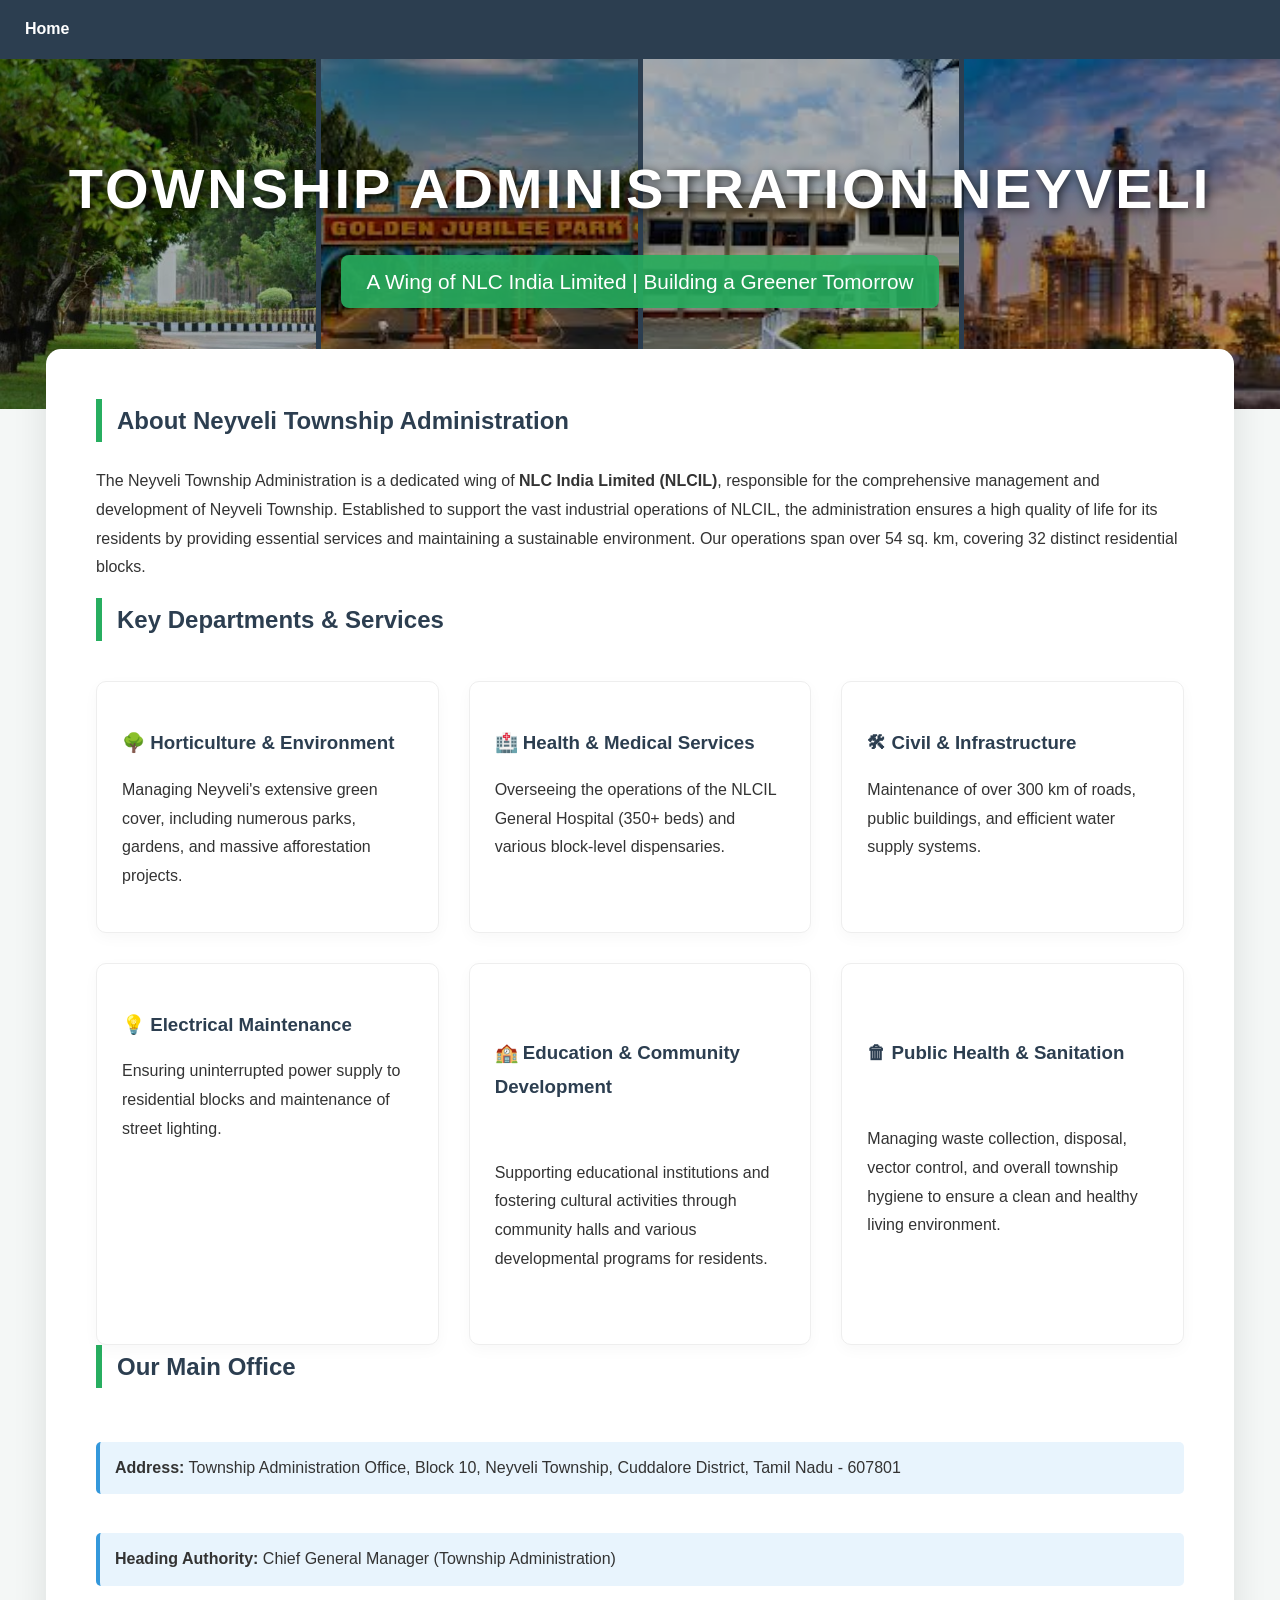
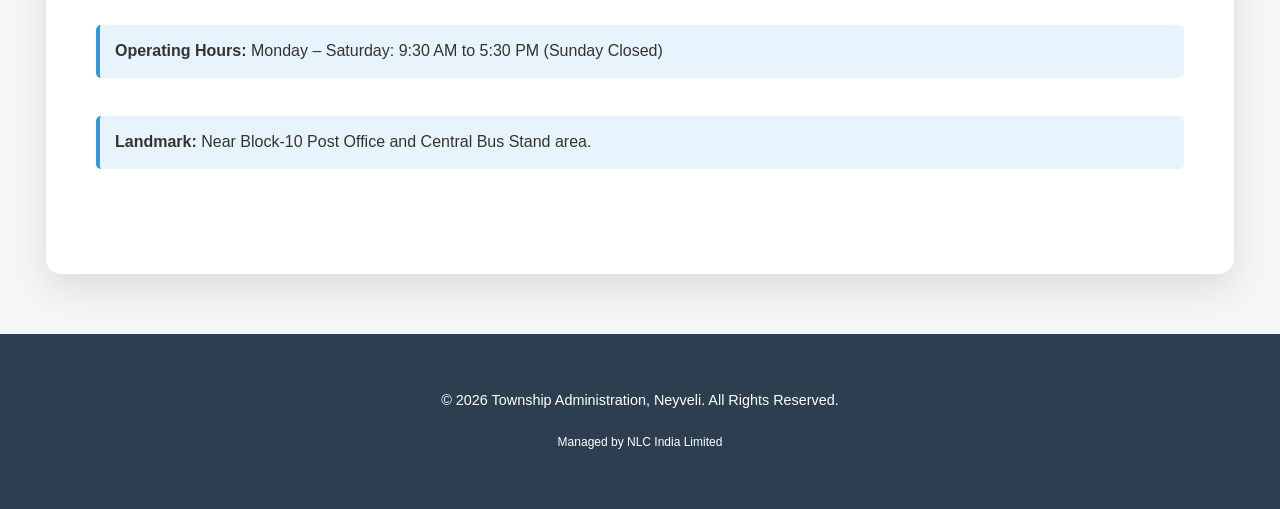
<file: rent_accounting/newpro/about.html>
<!DOCTYPE html>
<html lang="en">
<head>
    <meta charset="UTF-8">
    <meta name="viewport" content="width=device-width, initial-scale=1.0">
    <title>Township Administration | Neyveli</title>
    <style>
/* --- UPDATED Navigation Styles --- */
.navbar {
    background-color: #2c3e50;
    /* Changed padding to 0 and added flexbox to align left */
    padding: 0; 
    display: flex;
    justify-content: flex-start; 
    width: 100%;
}

.navbar a {
    color: white;
    text-decoration: none;
    /* Added padding to the link itself for a clickable area */
    padding: 15px 25px; 
    font-weight: bold;
    font-family: Arial, sans-serif;
    display: block;
}

.navbar a:hover {
    color: #27ae60;
    background-color: rgba(255,255,255,0.05); /* Slight background on hover */
}

/* Specific highlight for the About Page */
.active-link {
    border-bottom: 3px solid #27ae60;
}

        /* CSS Variables for easy color changes */
        :root {
            --primary-dark: #2c3e50; /* Dark blue/grey */
            --accent-green: #27ae60; /* Vibrant green */
            --light-bg: #f4f7f6; /* Light grey background */
            --text-color: #333;
            --white: #fff;
        }

        /* General Body Styling */
        body {
            font-family: 'Segoe UI', Tahoma, Geneva, Verdana, sans-serif;
            margin: 0;
            background-color: var(--light-bg);
            color: var(--text-color);
            line-height: 1.8;
            scroll-behavior: smooth;
        }

        /* Hero Gallery Banner */
        .hero-gallery {
            display: grid;
            grid-template-columns: repeat(4, 1fr); 
            grid-template-rows: 350px; 
            gap: 5px;
            background-color: var(--primary-dark);
            position: relative;
            overflow: hidden;
        }

        .gallery-item {
            width: 100%;
            height: 100%;
            object-fit: cover; 
            filter: brightness(70%); 
            transition: transform 0.5s ease, filter 0.5s ease; 
        }

        .gallery-item:hover {
            transform: scale(1.05); 
            filter: brightness(90%); 
        }

        /* Overlay Text for Hero Banner */
        .hero-overlay {
            position: absolute;
            top: 50%;
            left: 50%;
            transform: translate(-50%, -50%);
            text-align: center;
            color: var(--white);
            z-index: 10; 
            width: 90%;
            pointer-events: none; 
        }

        .hero-overlay h1 {
            font-size: 3.5rem;
            margin: 0;
            text-transform: uppercase;
            letter-spacing: 3px;
            text-shadow: 2px 2px 10px rgba(0,0,0,0.7);
        }

        .hero-overlay p {
            font-size: 1.3rem;
            background: rgba(39, 174, 96, 0.9); 
            display: inline-block;
            padding: 8px 25px;
            border-radius: 8px;
            margin-top: 15px;
            font-weight: 300;
        }

        /* Main Content Container */
        .container {
            width: 85%;
            max-width: 1100px;
            margin: -60px auto 60px; 
            background: var(--white);
            padding: 50px;
            border-radius: 15px;
            position: relative;
            box-shadow: 0 15px 35px rgba(0,0,0,0.1);
        }

        h2 {
            color: var(--primary-dark);
            border-left: 6px solid var(--accent-green);
            padding-left: 15px;
            margin-bottom: 25px;
            margin-top: 40px;
        }
        h2:first-of-type {
            margin-top: 0; 
        }

        .content-grid {
            display: grid;
            grid-template-columns: repeat(auto-fit, minmax(300px, 1fr));
            gap: 30px;
            margin-top: 40px;
        }

        .info-card {
            background: var(--white);
            padding: 25px;
            border-radius: 10px;
            border: 1px solid #eee;
            transition: 0.3s ease;
            box-shadow: 0 5px 15px rgba(0,0,0,0.03);
        }

        .info-card h3 {
            color: var(--primary-dark);
            margin-bottom: 10px;
        }

        .info-card:hover {
            box-shadow: 0 10px 20px rgba(0,0,0,0.08);
            border-color: var(--accent-green);
            transform: translateY(-5px);
        }

        .quick-links ul {
            list-style: none;
            padding: 0;
        }
        .quick-links li {
            background: #e8f4fd; 
            margin-bottom: 10px;
            padding: 12px 15px;
            border-left: 4px solid #3498db; 
            border-radius: 5px;
            transition: background-color 0.2s;
        }
        .quick-links li:hover {
            background-color: #dbeafc;
        }
        
        footer {
            background: var(--primary-dark);
            color: var(--white);
            text-align: center;
            padding: 40px 0;
            margin-top: 60px;
            font-size: 0.9rem;
        }

        @media (max-width: 768px) {
            .hero-gallery { 
                grid-template-columns: repeat(2, 1fr); 
                grid-template-rows: 180px 180px; 
            }
            .hero-overlay h1 { font-size: 2rem; }
            .hero-overlay p { font-size: 1rem; padding: 5px 15px; }
            .container { width: 95%; padding: 25px; margin-top: -20px; }
        }

    </style>
</head>
<body>

<nav class="navbar">
    <a href="index.html">Home</a>
    </nav>

<div class="hero-gallery">
    <img src="one.jpg" alt="Neyveli Greenery" class="gallery-item">
    <img src="two.jpg" alt="Neyveli Hospital" class="gallery-item">
    <img src="three.jpg" alt="NLCIL Power Plant" class="gallery-item">
    <img src="four.jpg" alt="Township Roads" class="gallery-item">
    
    <div class="hero-overlay">
        <h1>Township Administration Neyveli</h1>
        <p>A Wing of NLC India Limited | Building a Greener Tomorrow</p>
    </div>
</div>

<div class="container">
    <section id="about">
        <h2>About Neyveli Township Administration</h2>
        <p>
            The Neyveli Township Administration is a dedicated wing of <strong>NLC India Limited (NLCIL)</strong>, responsible for the comprehensive management and development of Neyveli Township. Established to support the vast industrial operations of NLCIL, the administration ensures a high quality of life for its residents by providing essential services and maintaining a sustainable environment. Our operations span over 54 sq. km, covering 32 distinct residential blocks.
        </p>
    </section>

    <section id="departments">
        <h2>Key Departments & Services</h2>
        <div class="content-grid">
            <div class="info-card">
                <h3>🌳 Horticulture & Environment</h3>
                <p>Managing Neyveli's extensive green cover, including numerous parks, gardens, and massive afforestation projects.</p>
            </div>
            <div class="info-card">
                <h3>🏥 Health & Medical Services</h3>
                <p>Overseeing the operations of the NLCIL General Hospital (350+ beds) and various block-level dispensaries.</p>
            </div>
            <div class="info-card">
                <h3>🛠 Civil & Infrastructure</h3>
                <p>Maintenance of over 300 km of roads, public buildings, and efficient water supply systems.</p>
            </div>
            <div class="info-card">
                <h3>💡 Electrical Maintenance</h3>
                <p>Ensuring uninterrupted power supply to residential blocks and maintenance of street lighting.</p>
            </div>
<div class="info-card">
                    <h3>🏫 Education & Community Development</h3>
                    <p>Supporting educational institutions and fostering cultural activities through community halls and various developmental programs for residents.</p>
                </div>
<div class="info-card">
                    <h3>🗑 Public Health & Sanitation</h3>
                    <p>Managing waste collection, disposal, vector control, and overall township hygiene to ensure a clean and healthy living environment.</p>
                </div>
        </div>
    </section>

    <section id="office">
        <h2>Our Main Office</h2>
        <div class="quick-links">
             <ul>
                    <li><strong>Address:</strong> Township Administration Office, Block 10, Neyveli Township, Cuddalore District, Tamil Nadu - 607801</li>
                    <li><strong>Heading Authority:</strong> Chief General Manager (Township Administration)</li>
                    <li><strong>Operating Hours:</strong> Monday – Saturday: 9:30 AM to 5:30 PM (Sunday Closed)</li>
                    <li><strong>Landmark:</strong> Near Block-10 Post Office and Central Bus Stand area.</li>
                </ul>
        </div>
    </section>
</div>

<footer>
    <p>&copy; 2026 Township Administration, Neyveli. All Rights Reserved.</p>
    <p><small>Managed by NLC India Limited</small></p>
</footer>

</body>
</html>
</file>
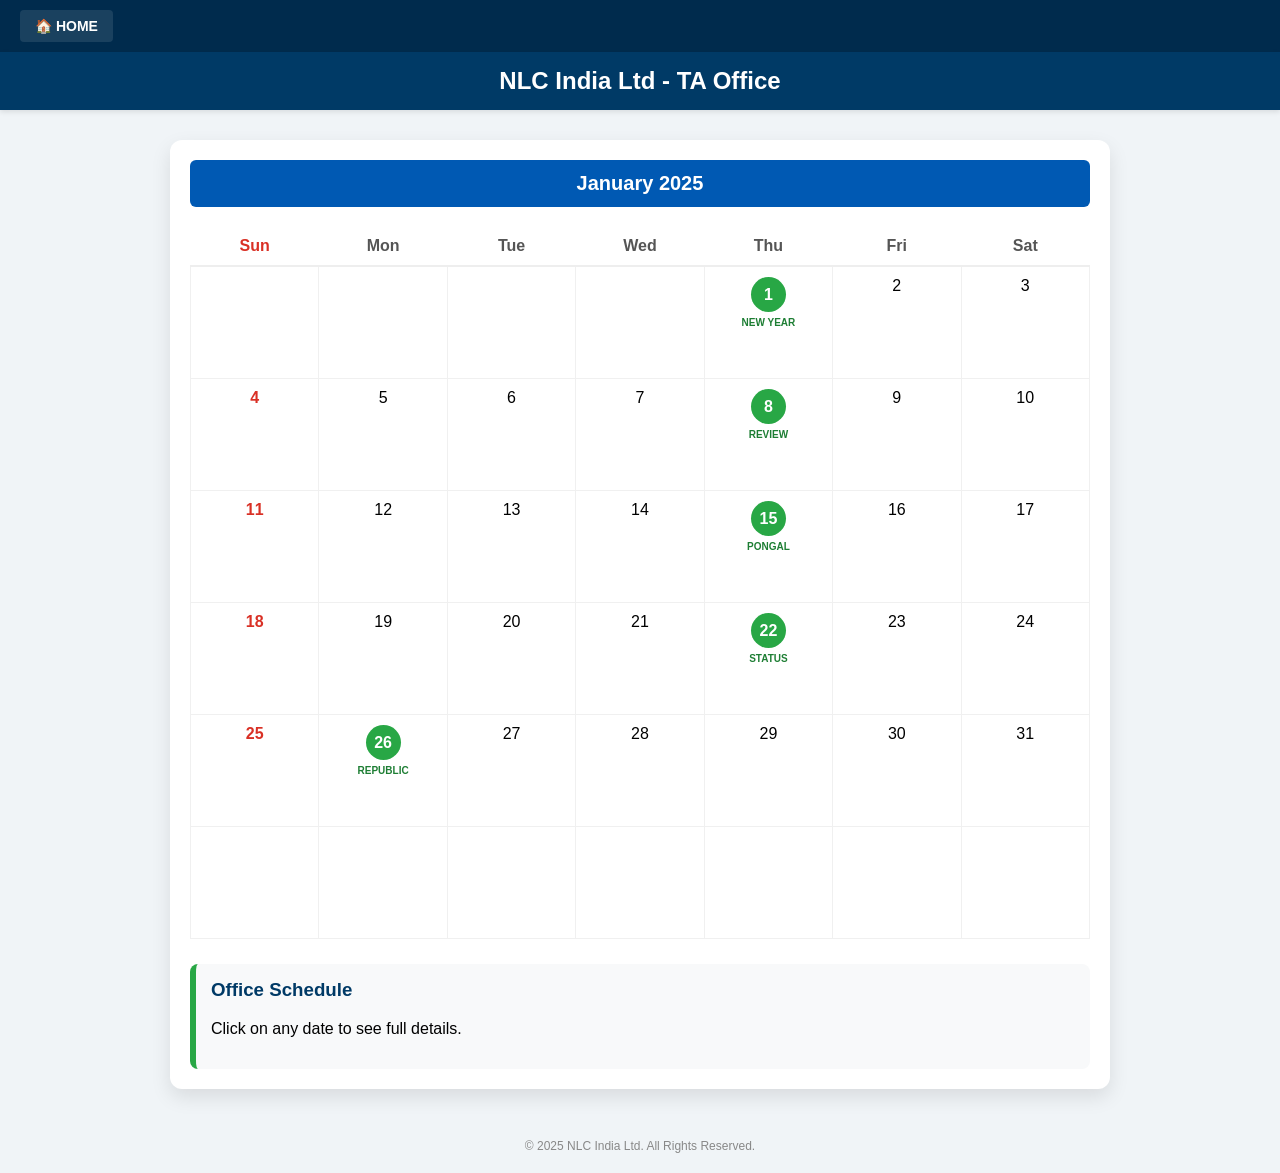
<file: rent_accounting/newpro/cal.html>
<!DOCTYPE html>
<html lang="en">
<head>
<meta charset="UTF-8">
<title>NLC TA Office – January 2025</title>
<style>
    body {
        margin: 0;
        font-family: 'Segoe UI', Arial, sans-serif;
        background-color: #f0f4f7;
    }
    /* TOP NAVIGATION BAR */
    .nav-bar {
        background-color: #002b4d;
        padding: 10px 20px;
        display: flex;
        align-items: center;
    }
    .nav-home {
        color: white;
        text-decoration: none;
        font-weight: bold;
        font-size: 14px;
        padding: 8px 15px;
        border-radius: 4px;
        background-color: rgba(255, 255, 255, 0.1);
        transition: 0.3s;
    }
    .nav-home:hover {
        background-color: #28a745; /* Turns green on hover to match highlights */
    }

    .top-header {
        background-color: #003a66;
        color: white;
        text-align: center;
        padding: 15px;
        font-size: 24px;
        font-weight: bold;
        box-shadow: 0 2px 5px rgba(0,0,0,0.1);
    }
    .calendar-container {
        width: 95%;
        max-width: 900px;
        margin: 30px auto;
        background: white;
        border-radius: 12px;
        box-shadow: 0 8px 20px rgba(0,0,0,0.1);
        padding: 20px;
    }
    .month-header {
        background-color: #0059b3;
        color: white;
        padding: 12px;
        text-align: center;
        font-size: 20px;
        font-weight: bold;
        border-radius: 6px;
        margin-bottom: 20px;
    }
    table {
        width: 100%;
        border-collapse: collapse;
        table-layout: fixed;
    }
    th {
        padding: 10px;
        color: #555;
        border-bottom: 2px solid #eee;
    }
    td {
        border: 1px solid #f0f0f0;
        height: 100px;
        vertical-align: top;
        padding-top: 10px;
        cursor: pointer;
        transition: 0.2s;
        text-align: center;
    }
    td:hover {
        background-color: #f9f9f9;
    }

    /* THE GREEN HIGHLIGHT OVERWRITE */
    .highlight-num {
        background-color: #28a745; 
        color: white !important;
        display: inline-block;
        width: 35px;
        height: 35px;
        line-height: 35px;
        border-radius: 50%;
        font-weight: bold;
        margin-bottom: 5px;
    }

    .sub-label {
        display: block;
        font-size: 10px;
        color: #1e7e34;
        font-weight: bold;
        text-transform: uppercase;
    }

    .sunday-text {
        color: #d93025;
        font-weight: bold;
    }
    
    .events-panel {
        margin-top: 25px;
        padding: 15px;
        border-radius: 8px;
        background-color: #f8f9fa;
        border-left: 6px solid #28a745;
    }

    .footer {
        text-align: center;
        font-size: 12px;
        color: #888;
        padding: 20px 0;
    }
</style>
</head>
<body>

<div class="nav-bar">
    <a href="index.html" class="nav-home">🏠 HOME</a>
</div>

<div class="top-header">NLC India Ltd - TA Office</div>

<div class="calendar-container">
    <div class="month-header">January 2025</div>
    <table>
        <thead>
            <tr>
                <th class="sunday-text">Sun</th>
                <th>Mon</th>
                <th>Tue</th>
                <th>Wed</th>
                <th>Thu</th>
                <th>Fri</th>
                <th>Sat</th>
            </tr>
        </thead>
        <tbody id="calendar-body"></tbody>
    </table>

    <div class="events-panel">
        <h3 id="eventDate" style="margin-top:0; color:#003a66;">Office Schedule</h3>
      <p id="eventText">Click on any date to see full details.</p>
    </div>
</div>

<div class="footer">© 2025 NLC India Ltd. All Rights Reserved.</div>

<script>
    const eventData = {
        1: { label: "NEW YEAR", desc: "New Year Day Office Holiday" },
        8: { label: "REVIEW", desc: "Internal Review Meeting" },
        15: { label: "PONGAL", desc: "Pongal Festival Holiday" },
        22: { label: "STATUS", desc: "Project Status Update Meeting" },
        26: { label: "REPUBLIC", desc: "Republic Day - National Holiday" }
    };

    function generateCalendar() {
        const tbody = document.getElementById('calendar-body');
        let date = 1;
        // 1st Jan is Thursday, so startDay is 4
        let startDay = 4; 

        for (let i = 0; i < 6; i++) {
            let row = document.createElement('tr');
            for (let j = 0; j < 7; j++) {
                let cell = document.createElement('td');
                
                if (i === 0 && j < startDay) {
                    cell.innerHTML = "";
                } else if (date > 31) {
                    cell.innerHTML = "";
                } else {
                    const isSunday = (j === 0);
                    const event = eventData[date];

                    let html = "";
                    if (event) {
                        html = `<span class="highlight-num">${date}</span><br><span class="sub-label">${event.label}</span>`;
                    } else {
                        html = `<span class="${isSunday ? 'sunday-text' : ''}">${date}</span>`;
                    }

                    cell.innerHTML = html;
                    
                    // Scope current variables for the click event
                    let currentDay = date;
                    let currentIsSunday = isSunday;
                    let currentEvent = event;

                    cell.onclick = () => {
                        document.getElementById("eventDate").innerText = currentDay + " January, 2025";
                        
                        // Decision logic for the description text
                        if (currentEvent) {
                            document.getElementById("eventText").innerText = currentEvent.desc;
                        } else if (currentIsSunday) {
                            document.getElementById("eventText").innerText = "Holiday";
                        } else {
                            document.getElementById("eventText").innerText = "Working Day";
                        }
                    };
                    date++;
                }
                row.appendChild(cell);
            }
            tbody.appendChild(row);
        }
    }

    generateCalendar();
</script>
</body>
</html>
</file>
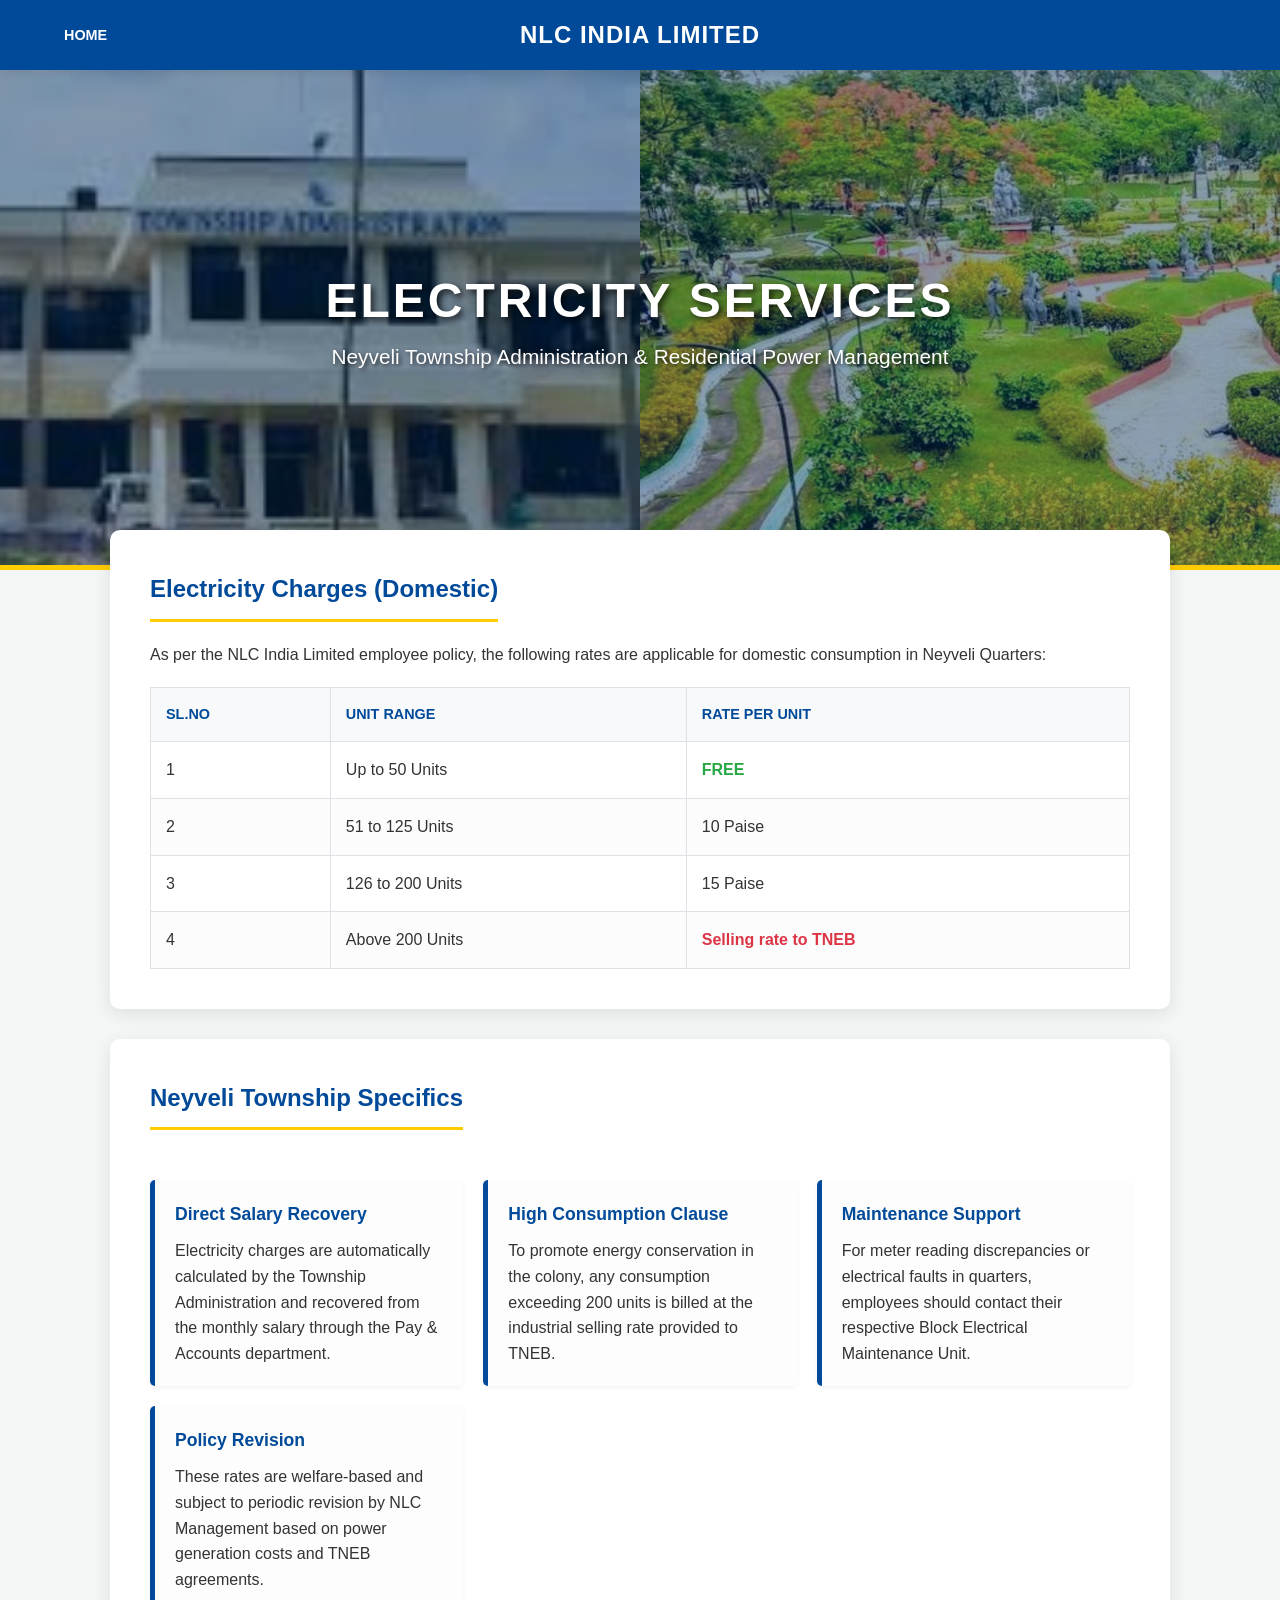
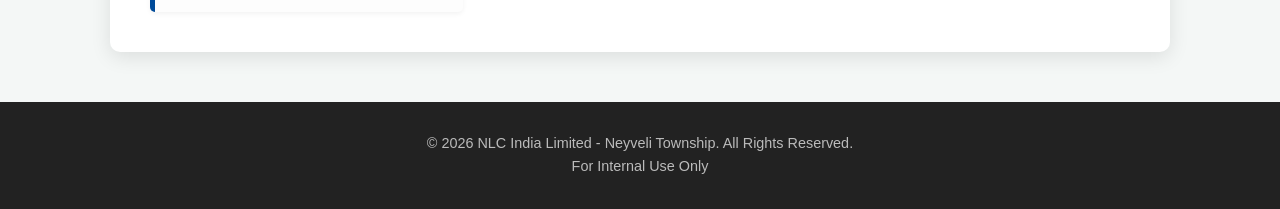
<file: rent_accounting/newpro/electricity.html>
<!DOCTYPE html>
<html lang="en">
<head>
    <meta charset="UTF-8">
    <meta name="viewport" content="width=device-width, initial-scale=1.0">
    <title>NLC India Ltd | Employee Portal</title>
    <style>
        :root {
            --nlc-blue: #004a99;
            --nlc-gold: #ffcc00;
            --light-gray: #f4f7f6;
            --text-main: #333;
        }

        * {
            box-sizing: border-box;
            margin: 0;
            padding: 0;
        }

        body {
            font-family: 'Segoe UI', Tahoma, Geneva, Verdana, sans-serif;
            background-color: var(--light-gray);
            color: var(--text-main);
            line-height: 1.6;
        }

        /* Navigation Bar */
        nav {
            background-color: var(--nlc-blue);
            color: white;
            padding: 1rem 5%;
            display: flex;
            justify-content: space-between;
            align-items: center;
            position: sticky;
            top: 0;
            z-index: 1000;
            box-shadow: 0 2px 10px rgba(0,0,0,0.1);
        }

        .nav-left { flex: 1; display: flex; justify-content: flex-start; }
        .logo { flex: 2; text-align: center; font-size: 1.5rem; font-weight: bold; letter-spacing: 1px; }
        .nav-right { flex: 1; display: flex; justify-content: flex-end; }
        .nav-left a { color: white; text-decoration: none; font-weight: 600; text-transform: uppercase; font-size: 0.9rem; }
        .nav-left a:hover { color: var(--nlc-gold); }

        /* --- LANDSCAPE GALLERY BANNER --- */
        .hero-gallery {
            position: relative;
            height: 500px;
            width: 100%;
            overflow: hidden;
            display: flex;
            align-items: center;
            justify-content: center;
            border-bottom: 5px solid var(--nlc-gold);
        }

        .gallery-slider {
            position: absolute;
            display: flex;
            width: 400%; /* 4 slides = 400% width */
            height: 100%;
            animation: slideGallery 20s infinite;
        }

        .slide {
            width: 100%;
            height: 100%;
            background-size: cover;
            background-position: center;
            position: relative;
        }

        /* Overlay to ensure text visibility */
        .slide::after {
            content: "";
            position: absolute;
            top: 0;
            left: 0;
            width: 100%;
            height: 100%;
            background: rgba(0, 42, 87, 0.45); 
        }

        /* ADD YOUR PICTURES HERE */
        /* Replace 'your-image-x.jpg' with your actual file names */
        .slide:nth-child(1) { background-image: url('one.jpg'); } 
        .slide:nth-child(2) { background-image: url('three.jpg'); } 
        .slide:nth-child(3) { background-image: url('f3.jpg'); } 
        .slide:nth-child(4) { background-image: url('f4.jpg'); }

        @keyframes slideGallery {
            0% { left: 0%; }
            20% { left: 0%; }
            25% { left: -100%; }
            45% { left: -100%; }
            50% { left: -200%; }
            70% { left: -200%; }
            75% { left: -300%; }
            95% { left: -300%; }
            100% { left: 0%; }
        }

        .hero-content {
            position: relative;
            z-index: 10;
            color: white;
            text-align: center;
            padding: 20px;
        }

        .hero-content h1 { 
            font-size: 3rem; 
            text-transform: uppercase; 
            letter-spacing: 3px; 
            text-shadow: 3px 3px 6px rgba(0,0,0,0.7);
        }
        
        .hero-content p { 
            font-size: 1.3rem; 
            font-weight: 500; 
            text-shadow: 2px 2px 4px rgba(0,0,0,0.7);
        }

        /* Content Container */
        .container {
            max-width: 1100px;
            margin: -40px auto 50px;
            padding: 0 20px;
            position: relative;
            z-index: 20;
        }

        .section-card {
            background: white;
            padding: 40px;
            border-radius: 10px;
            box-shadow: 0 5px 20px rgba(0,0,0,0.1);
            margin-bottom: 30px;
        }

        h2 {
            color: var(--nlc-blue);
            margin-bottom: 20px;
            padding-bottom: 10px;
            border-bottom: 3px solid var(--nlc-gold);
            display: inline-block;
        }

        /* Table Design */
        .table-wrapper { overflow-x: auto; margin-top: 20px; }
        table { width: 100%; border-collapse: collapse; background: #fff; }
        th { background-color: #f8f9fa; color: var(--nlc-blue); font-weight: bold; text-transform: uppercase; font-size: 0.9rem; }
        th, td { padding: 15px; border: 1px solid #dee2e6; text-align: left; }
        tr:nth-child(even) { background-color: #fcfcfc; }
        tr:hover { background-color: #fff9e6; }
        .free-tier { color: #28a745; font-weight: bold; }
        .warning-tier { color: #dc3545; font-weight: bold; }

        /* Grid for details */
        .details-grid { display: grid; grid-template-columns: repeat(auto-fit, minmax(300px, 1fr)); gap: 20px; margin-top: 30px; }
        .detail-item { background: #fdfdfd; border-left: 5px solid var(--nlc-blue); padding: 20px; border-radius: 5px; box-shadow: 0 2px 5px rgba(0,0,0,0.05); }
        .detail-item h3 { color: var(--nlc-blue); margin-bottom: 10px; font-size: 1.1rem; }

        footer { background: #222; color: #bbb; text-align: center; padding: 30px; font-size: 0.9rem; }
        html { scroll-behavior: smooth; }
    </style>
</head>
<body>

<nav>
    <div class="nav-left">
        <a href="index.html">Home</a>
    </div>
    <div class="logo">NLC INDIA LIMITED</div>
    <div class="nav-right"></div>
</nav>

<div class="hero-gallery">
    <div class="gallery-slider">
        <div class="slide"></div>
        <div class="slide"></div>
        <div class="slide"></div>
        <div class="slide"></div>
    </div>
    <div class="hero-content">
        <h1>Electricity Services</h1>
        <p>Neyveli Township Administration & Residential Power Management</p>
    </div>
</div>

<div class="container">
    <section id="electricity" class="section-card">
        <h2>Electricity Charges (Domestic)</h2>
        <p>As per the NLC India Limited employee policy, the following rates are applicable for domestic consumption in Neyveli Quarters:</p>
        
        <div class="table-wrapper">
            <table>
                <thead>
                    <tr>
                        <th>Sl.No</th>
                        <th>Unit Range</th>
                        <th>Rate per Unit</th>
                    </tr>
                </thead>
                <tbody>
                    <tr><td>1</td><td>Up to 50 Units</td><td class="free-tier">FREE</td></tr>
                    <tr><td>2</td><td>51 to 125 Units</td><td>10 Paise</td></tr>
                    <tr><td>3</td><td>126 to 200 Units</td><td>15 Paise</td></tr>
                    <tr><td>4</td><td>Above 200 Units</td><td class="warning-tier">Selling rate to TNEB</td></tr>
                </tbody>
            </table>
        </div>
    </section>

    <section id="rules" class="section-card">
        <h2>Neyveli Township Specifics</h2>
        <div class="details-grid">
            <div class="detail-item">
                <h3>Direct Salary Recovery</h3>
                <p>Electricity charges are automatically calculated by the Township Administration and recovered from the monthly salary through the Pay & Accounts department.</p>
            </div>
            <div class="detail-item">
                <h3>High Consumption Clause</h3>
                <p>To promote energy conservation in the colony, any consumption exceeding 200 units is billed at the industrial selling rate provided to TNEB.</p>
            </div>
            <div class="detail-item">
                <h3>Maintenance Support</h3>
                <p>For meter reading discrepancies or electrical faults in quarters, employees should contact their respective Block Electrical Maintenance Unit.</p>
            </div>
            <div class="detail-item">
                <h3>Policy Revision</h3>
                <p>These rates are welfare-based and subject to periodic revision by NLC Management based on power generation costs and TNEB agreements.</p>
            </div>
        </div>
    </section>
</div>

<footer>
    <p>&copy; 2026 NLC India Limited - Neyveli Township. All Rights Reserved.</p>
    <p>For Internal Use Only</p>
</footer>

</body>
</html>
</file>
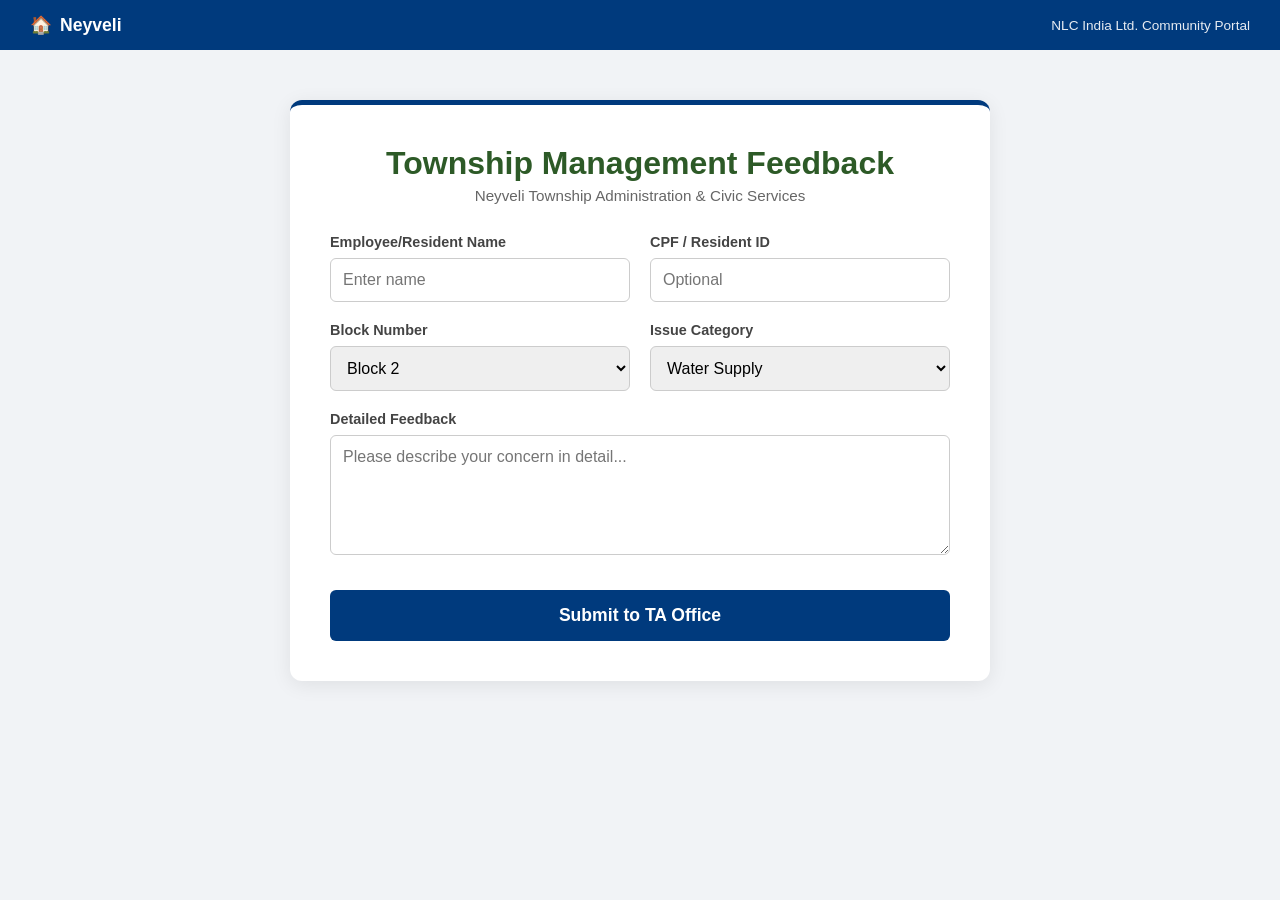
<file: rent_accounting/newpro/feedback.html>
<!DOCTYPE html>
<html lang="en">
<head>
    <meta charset="UTF-8">
    <meta name="viewport" content="width=device-width, initial-scale=1.0">
    <title>Neyveli Home - Feedback Portal</title>
    <style>
.nav-logo a {
    text-decoration: none;
    color: white;
    display: flex;
    align-items: center;
}

.nav-logo a:hover {
    opacity: 0.8; /* Adds a slight fade effect when you hover over it */
}
        /* CSS STYLING */
        * {
            margin: 0;
            padding: 0;
            box-sizing: border-box;
            font-family: 'Segoe UI', Arial, sans-serif;
        }

        body {
            background-color: #f1f3f6;
            color: #333;
        }

        /* Navigation Bar */
        nav {
            background-color: #003a7d; /* Matching the dark blue in the image */
            color: white;
            padding: 10px 30px;
            display: flex;
            justify-content: space-between;
            align-items: center;
            height: 50px;
            position: sticky;
            top: 0;
            z-index: 1000;
        }

        .nav-logo {
            font-weight: bold;
            display: flex;
            align-items: center;
            font-size: 1.1rem;
        }

        .nav-logo span {
            margin-right: 8px;
        }

        .nav-right {
            font-size: 0.85rem;
            opacity: 0.9;
        }

        /* Layout Container */
        .container {
            display: flex;
            justify-content: center;
            padding: 50px 20px;
        }

        /* The Feedback Form Card */
        .feedback-card {
            background: #ffffff;
            width: 100%;
            max-width: 700px;
            padding: 40px;
            border-radius: 12px;
            box-shadow: 0 4px 20px rgba(0,0,0,0.08);
            border-top: 5px solid #003a7d;
        }

        .header-text {
            text-align: center;
            margin-bottom: 30px;
        }

        .header-text h1 {
            color: #2d5a27; /* Dark Green from image */
            font-size: 2rem;
            margin-bottom: 5px;
        }

        .header-text p {
            color: #666;
            font-size: 0.95rem;
        }

        /* Form Grid */
        .form-row {
            display: grid;
            grid-template-columns: 1fr 1fr;
            gap: 20px;
            margin-bottom: 20px;
        }

        .form-group {
            display: flex;
            flex-direction: column;
        }

        label {
            font-weight: 600;
            margin-bottom: 8px;
            font-size: 0.9rem;
            color: #444;
        }

        input, select, textarea {
            padding: 12px;
            border: 1px solid #ccc;
            border-radius: 6px;
            font-size: 1rem;
            outline-color: #003a7d;
        }

        textarea {
            resize: vertical;
            min-height: 120px;
        }

        /* Submit Button */
        .btn-submit {
            width: 100%;
            background-color: #003a7d;
            color: white;
            padding: 15px;
            border: none;
            border-radius: 6px;
            font-size: 1.1rem;
            font-weight: bold;
            cursor: pointer;
            margin-top: 10px;
            transition: background 0.2s;
        }

        .btn-submit:hover {
            background-color: #002a5a;
        }

        /* Responsive - Single column on mobile */
        @media (max-width: 600px) {
            .form-row {
                grid-template-columns: 1fr;
            }
            .feedback-card {
                padding: 20px;
            }
        }
    </style>
</head>
<body>
<nav>
    <div class="nav-logo">
        <a href="index.html" style="text-decoration: none; color: inherit; display: flex; align-items: center;">
            <span>🏠</span> Neyveli 
        </a>
    </div>
    <div class="nav-right">
        NLC India Ltd. Community Portal
    </div>
</nav>
    <div class="container">
        <div class="feedback-card">
            <div class="header-text">
                <h1>Township Management Feedback</h1>
                <p>Neyveli Township Administration & Civic Services</p>
            </div>

            <form id="feedbackForm">
                <div class="form-row">
                    <div class="form-group">
                        <label>Employee/Resident Name</label>
                        <input type="text" id="residentName" placeholder="Enter name" required>
                    </div>
                    <div class="form-group">
                        <label>CPF / Resident ID</label>
                        <input type="text" id="residentId" placeholder="Optional">
                    </div>
                </div>

                <div class="form-row">
                    <div class="form-group">
                        <label>Block Number</label>
                        <select id="blockNumber">
                            <option value="Block 1">Block 1</option>
                            <option value="Block 2" selected>Block 2</option>
                            <option value="Block 3">Block 3</option>
<option value="Block 4">Block 24</option>
<option value="Block 5">Block 20</option>
<option value="Block 6">Block 6</option>

                        </select>
                    </div>
                    <div class="form-group">
                        <label>Issue Category</label>
                        <select id="issueCategory">
                            <option value="Water Supply" selected>Water Supply</option>
                            <option value="Electricity">Electricity</option>
                            <option value="Civil Works">Civil Works</option>
                            <option value="Sanitation">Sanitation</option>
                        </select>
                    </div>
                </div>

                <div class="form-group" style="margin-bottom: 25px;">
                    <label>Detailed Feedback</label>
                    <textarea id="feedbackDetails" placeholder="Please describe your concern in detail..." required></textarea>
                </div>

                <button type="submit" class="btn-submit">Submit to TA Office</button>
            </form>
        </div>
    </div>

    <script>
        document.getElementById('feedbackForm').addEventListener('submit', function(event) {
            event.preventDefault(); // Prevents the page from refreshing

            // Get form data
            const name = document.getElementById('residentName').value;
            const category = document.getElementById('issueCategory').value;

            // Simple Alert Logic
            alert(`Thank you, ${name}! Your feedback regarding ${category} has been submitted to the TA Office.`);
            
            // Optionally clear the form
            this.reset();
        });
    </script>

</body>
</html>
</file>
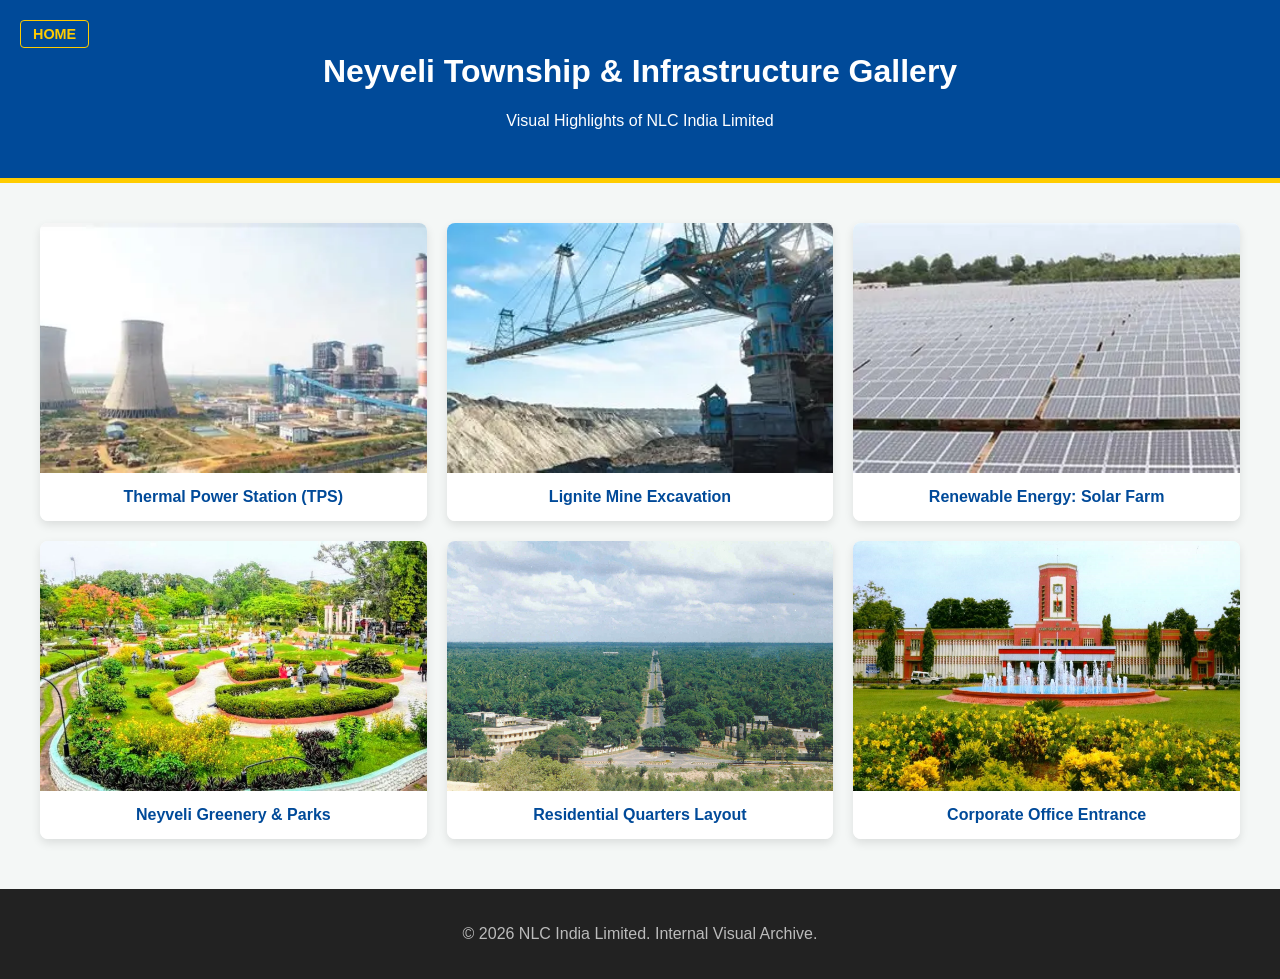
<file: rent_accounting/newpro/gallary.html>
<!DOCTYPE html>
<html lang="en">
<head>
    <meta charset="UTF-8">
    <meta name="viewport" content="width=device-width, initial-scale=1.0">
    <title>NLC India Ltd | Image Gallery</title>
    <style>
        :root {
            --nlc-blue: #004a99;
            --nlc-gold: #ffcc00;
            --light-gray: #f4f7f6;
            --text-main: #333;
        }

        body {
            font-family: 'Segoe UI', sans-serif;
            background-color: var(--light-gray);
            margin: 0;
            color: var(--text-main);
        }

        /* Header Styling */
       header {
    position: relative; /* Acts as an anchor for the home link */
    background-color: var(--nlc-blue);
    color: white;
    padding: 2rem;
    text-align: center;
    border-bottom: 5px solid var(--nlc-gold);
}

.back-link {
    position: absolute; /* Positions it independently */
    top: 20px;
    left: 20px;
    color: var(--nlc-gold);
    text-decoration: none;
    font-weight: bold;
    font-size: 0.9rem;
    text-transform: uppercase;
    border: 1px solid var(--nlc-gold);
    padding: 5px 12px;
    border-radius: 4px;
    transition: all 0.3s ease;
}

.back-link:hover {
    background-color: var(--nlc-gold);
    color: var(--nlc-blue);
}

        /* Gallery Grid */
        .gallery-container {
            max-width: 1200px;
            margin: 40px auto;
            padding: 0 20px;
            display: grid;
            grid-template-columns: repeat(auto-fit, minmax(300px, 1fr));
            gap: 20px;
        }

        .gallery-item {
            position: relative;
            overflow: hidden;
            border-radius: 8px;
            box-shadow: 0 4px 10px rgba(0,0,0,0.1);
            background: white;
            transition: transform 0.3s ease;
        }

        .gallery-item:hover {
            transform: translateY(-5px);
        }

        .gallery-item img {
            width: 100%;
            height: 250px;
            object-fit: cover;
            display: block;
            transition: transform 0.5s ease;
        }

        .gallery-item:hover img {
            transform: scale(1.1);
        }

        /* Image Caption */
        .caption {
            padding: 15px;
            text-align: center;
            font-weight: 600;
            color: var(--nlc-blue);
            background: white;
        }

        footer {
            background: #222;
            color: #bbb;
            text-align: center;
            padding: 20px;
            margin-top: 50px;
        }
    </style>
</head>
<body>

    <header>
        <h1>Neyveli Township & Infrastructure Gallery</h1>
        <p>Visual Highlights of NLC India Limited</p>
        <a href="index.html" class="back-link">home</a>
    </header>

    <div class="gallery-container">
        <div class="gallery-item">
            <img src="g1.jpg" alt="Thermal Power Station">
            <div class="caption">Thermal Power Station (TPS)</div>
        </div>

        <div class="gallery-item">
            <img src="g2.jpg" alt="Mines Area">
            <div class="caption">Lignite Mine Excavation</div>
        </div>

        <div class="gallery-item">
            <img src="g3.jpg" alt="Solar Farm">
            <div class="caption">Renewable Energy: Solar Farm</div>
        </div>

        <div class="gallery-item">
            <img src="f3.jpg" alt="Township Parks">
            <div class="caption">Neyveli Greenery & Parks</div>
        </div>

        <div class="gallery-item">
            <img src="n1.jpg" alt="Afforstration">
            <div class="caption">Residential Quarters Layout</div>
        </div>

        <div class="gallery-item">
            <img src="g5.png" alt="Main Office">
            <div class="caption">Corporate Office Entrance</div>
        </div>
    </div>

    <footer>
        <p>&copy; 2026 NLC India Limited. Internal Visual Archive.</p>
    </footer>

</body>
</html>
</file>
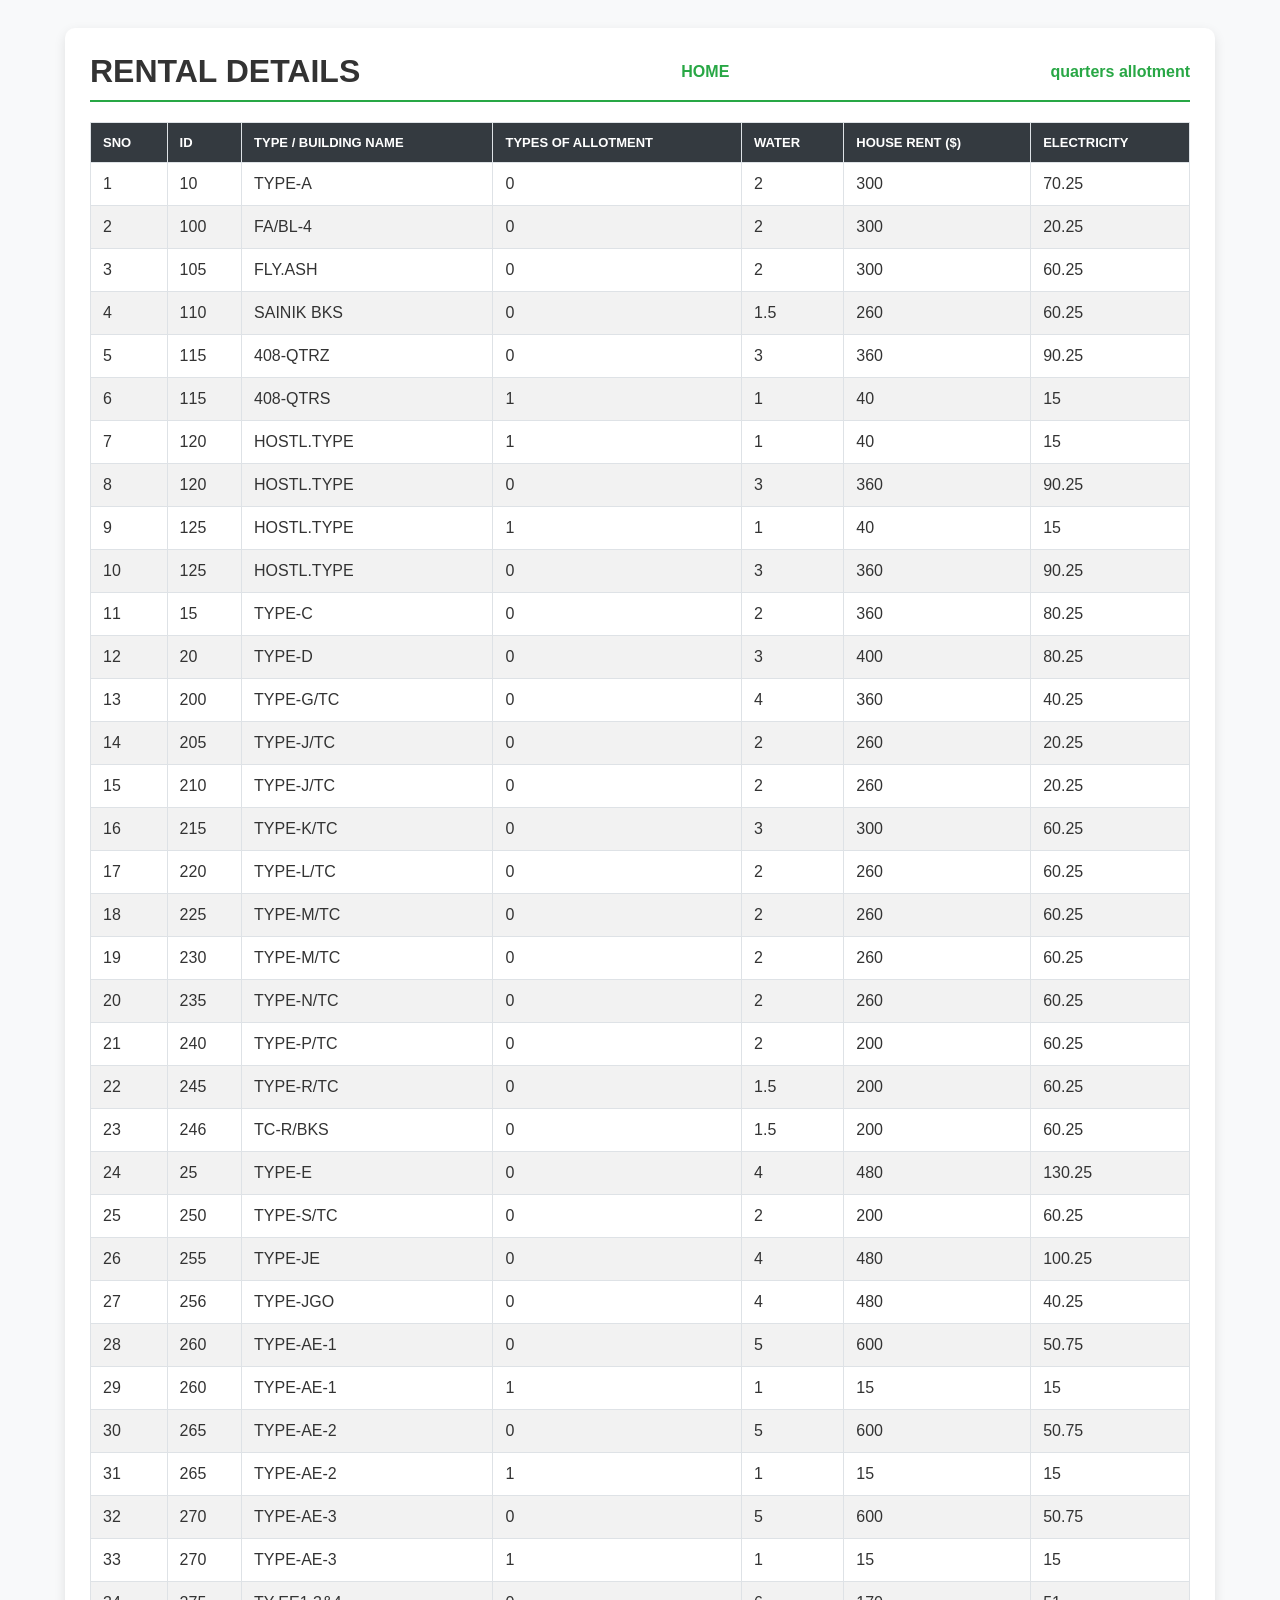
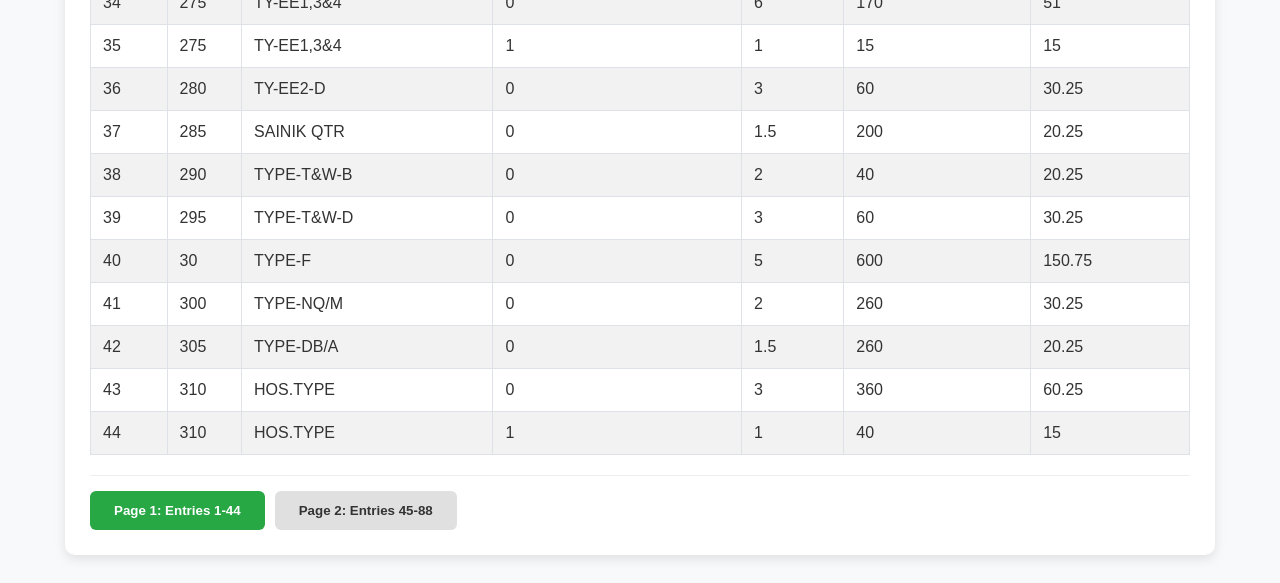
<file: rent_accounting/newpro/Rental Details.html>
<!DOCTYPE html>
<html lang="en">
<head>
    <meta charset="UTF-8">
    <meta name="viewport" content="width=device-width, initial-scale=1.0">
    <title>Rental Details</title>
    <style>
        body { font-family: 'Segoe UI', Arial, sans-serif; background-color: #f8f9fa; padding: 20px; color: #333; }
        .container { max-width: 1100px; margin: auto; background: white; padding: 25px; border-radius: 10px; box-shadow: 0 4px 12px rgba(0,0,0,0.1); }
        
        .header { border-bottom: 2px solid #28a745; margin-bottom: 20px; padding-bottom: 10px; display: flex; justify-content: space-between; align-items: center; }
        .home-link { text-decoration: none; color: #28a745; font-weight: bold; }

        table { width: 100%; border-collapse: collapse; margin-bottom: 20px; display: none; }
        table.active { display: table; }
        th, td { border: 1px solid #dee2e6; padding: 12px; text-align: left; }
        th { background-color: #343a40; color: white; text-transform: uppercase; font-size: 13px; }
        tr:nth-child(even) { background-color: #f2f2f2; }

        /* Navigation at Bottom */
        .bottom-nav { display: flex; gap: 10px; margin-top: 20px; padding-top: 15px; border-top: 1px solid #eee; }
        .tab-btn { padding: 12px 24px; cursor: pointer; border: none; background: #e0e0e0; border-radius: 6px; font-weight: bold; color: #333; transition: 0.3s; }
        .tab-btn.active { background: #28a745; color: white; }
    </style>
</head>
<body>

<div class="container">
    <div class="header">
        <h1 style="margin:0;">RENTAL DETAILS</h1>
        <a href="index.html" class="home-link">HOME</a>
 <a href="#" class="home-link">quarters allotment </a>
    </div>

    <table id="table1" class="active">
        <thead>
            <tr>
                <th>SNO</th>
                <th>ID</th>
                <th>Type / Building Name</th>
                <th>types of allotment</th>
                <th>water</th>
                <th> House Rent ($)</th>
                <th>Electricity</th>
            </tr>
        </thead>
        <tbody id="body1"></tbody>
    </table>

    <table id="table2">
        <thead>
            <tr>
                <th>SNO</th>
                <th>ID</th>
                <th>Type / Building Name</th>
                <th>types of allotment</th>
                <th>BHK</th>
                <th>Rent ($)</th>
                <th>Metric</th>
            </tr>
        </thead>
        <tbody id="body2"></tbody>
    </table>

    <div class="bottom-nav">
        <button id="btn1" class="tab-btn active" onclick="showPage(1)">Page 1: Entries 1-44</button>
        <button id="btn2" class="tab-btn" onclick="showPage(2)">Page 2: Entries 45-88</button>
    </div>
</div>

<script>
    // Data extracted exactly from provided files 
    const sno=[1,2,3,4,5,6,7,8,9,10,11,12,13,14,15,16,17,18,19,20,21,22,23,24,25,26,27,28,29,30,31,32,33,34,35,36,37,38,39,40,41,42,43,44,45,46,47,48,49,50,51,52,53,54,55,56,57,58,59,60,61,62,63,64,65,66,67,68,69,70,71,72,73,74,75,76,77,78,79,80,81,82,83,84,85,86,87,88];
    const ids = [10,100,105,110,115,115,120,120,125,125,15,20,200,205,210,215,220,225,230,235,240,245,246,25,250,255,256,260,260,265,265,270,270,275,275,280,285,290,295,30,300,305,310,310,315,320,35,40,400,405,42,45,5,50,500,500,505,505,510,510,515,515,516,520,520,55,60,600,605,65,70,700,705,710,75,80,80,800,805,810,810,815,820,825,85,90,90,95];
    const types = ["TYPE-A","FA/BL-4","FLY.ASH","SAINIK BKS","408-QTRZ","408-QTRS","HOSTL.TYPE","HOSTL.TYPE","HOSTL.TYPE","HOSTL.TYPE","TYPE-C","TYPE-D","TYPE-G/TC","TYPE-J/TC","TYPE-J/TC","TYPE-K/TC","TYPE-L/TC","TYPE-M/TC","TYPE-M/TC","TYPE-N/TC","TYPE-P/TC","TYPE-R/TC","TC-R/BKS","TYPE-E","TYPE-S/TC","TYPE-JE","TYPE-JGO","TYPE-AE-1","TYPE-AE-1","TYPE-AE-2","TYPE-AE-2","TYPE-AE-3","TYPE-AE-3","TY-EE1,3&4","TY-EE1,3&4","TY-EE2-D","SAINIK QTR","TYPE-T&W-B","TYPE-T&W-D","TYPE-F","TYPE-NQ/M","TYPE-DB/A","HOS.TYPE","HOS.TYPE","TY-SI-QRS","POLICE QRS","TYPE-G","TYPE-H","LCH","TKC-MUD/AC","TAISHA-CHN","TYPE-J","TYPE-A","TYPE-K","SM-HOSTEL","SM-HOSTEL","SH-BL2/KIT","SH-BL2/KIT","BEH/BL-6","BEH/BL-6","BEH/BL-17S","BEH/BL-17S","BEH/BL-17D","TR.H/BL-27","TR.H/BL-27","TYPE-Z","NQ(GH)NEW","PLOT","PLOT/EXTND","NQ(GH)OLD","GQTRS/CO","CC-X","CC-Y","CC-Z","TYPE-I","TYPE-II","TYPE-II","VH/BL-27/N","VH-BL-27/O","EX.H/BL-20","EX.H/BL-20","QAMB SHOPS","R.H-II/A","TR.H/BL-27","TYPE-III","TYPE-IV","TYPE-IV","LCH"];
    const status = [0,0,0,0,0,1,1,0,1,0,0,0,0,0,0,0,0,0,0,0,0,0,0,0,0,0,0,0,1,0,1,0,1,0,1,0,0,0,0,0,0,0,0,1,0,0,0,0,0,0,0,0,0,0,0,1,0,1,1,0,1,0,0,0,1,0,0,0,0,0,0,0,0,0,0,0,1,0,0,1,0,0,0,0,0,1,0,0];
    const bhk = [2,2,2,1.5,3,1,1,3,1,3,2,3,4,2,2,3,2,2,2,2,2,1.5,1.5,4,2,4,4,5,1,5,1,5,1,6,1,3,1.5,2,3,5,2,1.5,3,1,0,0,6,8,1.5,1.5,8,8,1.5,8,1,1,1,1,1,2,1,2,2,0,0,1,3,0,0,3,1.5,2,2,1.5,3,4,1,0,0,1,5,0,1.5,5,5,1,6,1.5];
    const rent = [300,300,300,260,360,40,40,360,40,360,360,400,360,260,260,300,260,260,260,260,200,200,200,480,200,480,480,600,15,600,15,600,15,170,15,60,200,40,60,600,260,260,360,40,0,0,1240,1300,200,200,1300,1600,260,2260,260,20,30,20,30,360,30,360,100,360,35,260,360,160,160,360,260,360,300,300,360,480,50,0,0,34.5,600,0,30,100,600,0,1240,200];
    const metrics = [70.25,20.25,60.25,60.25,90.25,15,15,90.25,15,90.25,80.25,80.25,40.25,20.25,20.25,60.25,60.25,60.25,60.25,60.25,60.25,60.25,60.25,130.25,60.25,100.25,40.25,50.75,15,50.75,15,50.75,15,51,15,30.25,20.25,20.25,30.25,150.75,30.25,20.25,60.25,15,0,10,181,181,20.25,20.25,181,61,70.25,61.25,15,15,15,15,15,15,15,15,15,0,0,60.25,60.25,0,0,20.25,20.25,60.25,60.25,60.25,90.25,120.25,15,0,0,15,150.75,0,20.25,50.75,150.75,15,176,60.25];

    function loadData() {
        const b1 = document.getElementById('body1');
        const b2 = document.getElementById('body2');
        for(let i=0; i < sno.length; i++) {
            const row = `<tr>
                <td>${sno[i]}</td>
                <td>${ids[i]}</td>
                <td>${types[i]}</td>
                <td>${status[i]}</td>
                <td>${bhk[i]}</td>
                <td>${rent[i]}</td>
                <td>${metrics[i]}</td>
            </tr>`;
            if(i < 44) b1.innerHTML += row;
            else b2.innerHTML += row;
        }
    }

    function showPage(num) {
        document.getElementById('table1').className = num === 1 ? 'active' : '';
        document.getElementById('table2').className = num === 2 ? 'active' : '';
        document.getElementById('btn1').className = num === 1 ? 'tab-btn active' : 'tab-btn';
        document.getElementById('btn2').className = num === 2 ? 'tab-btn active' : 'tab-btn';
        window.scrollTo(0,0); // Scrolls back to top when page changes
    }

    loadData();
</script>

</body>
</html>
</file>
